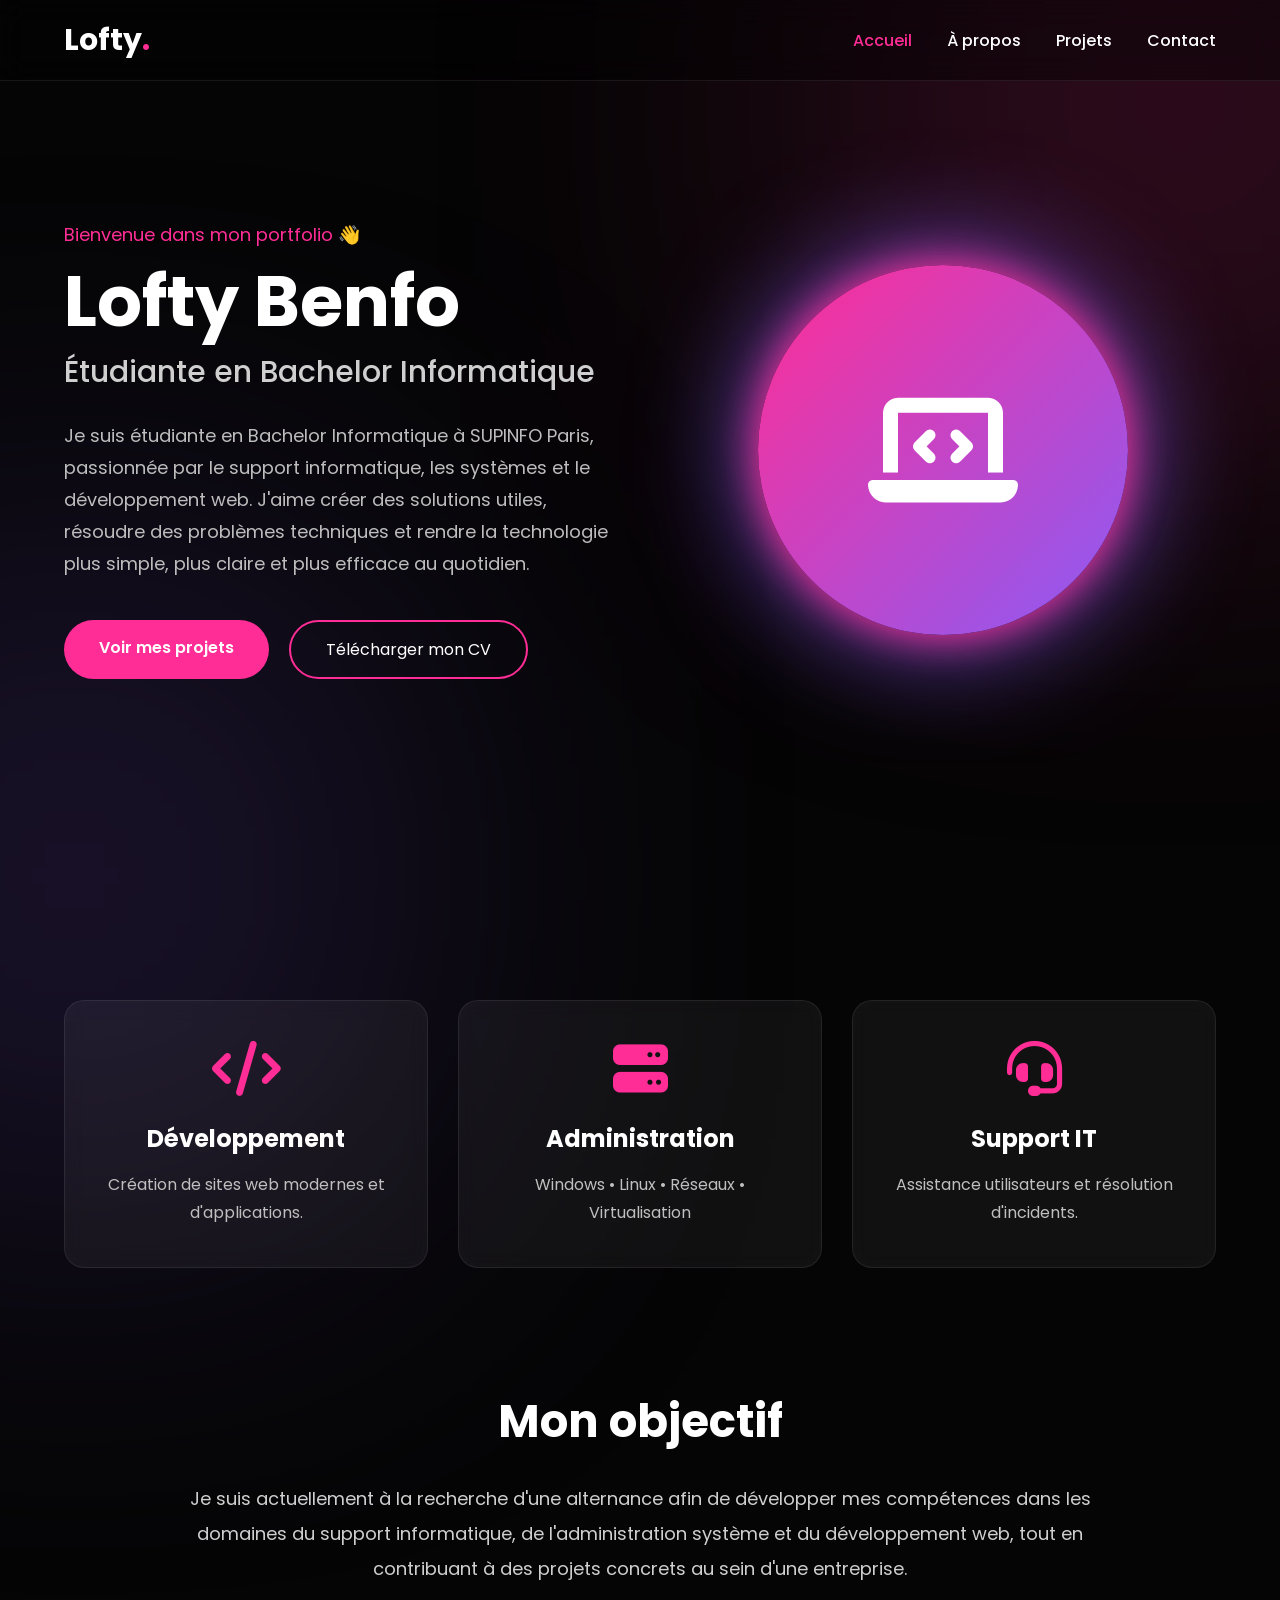
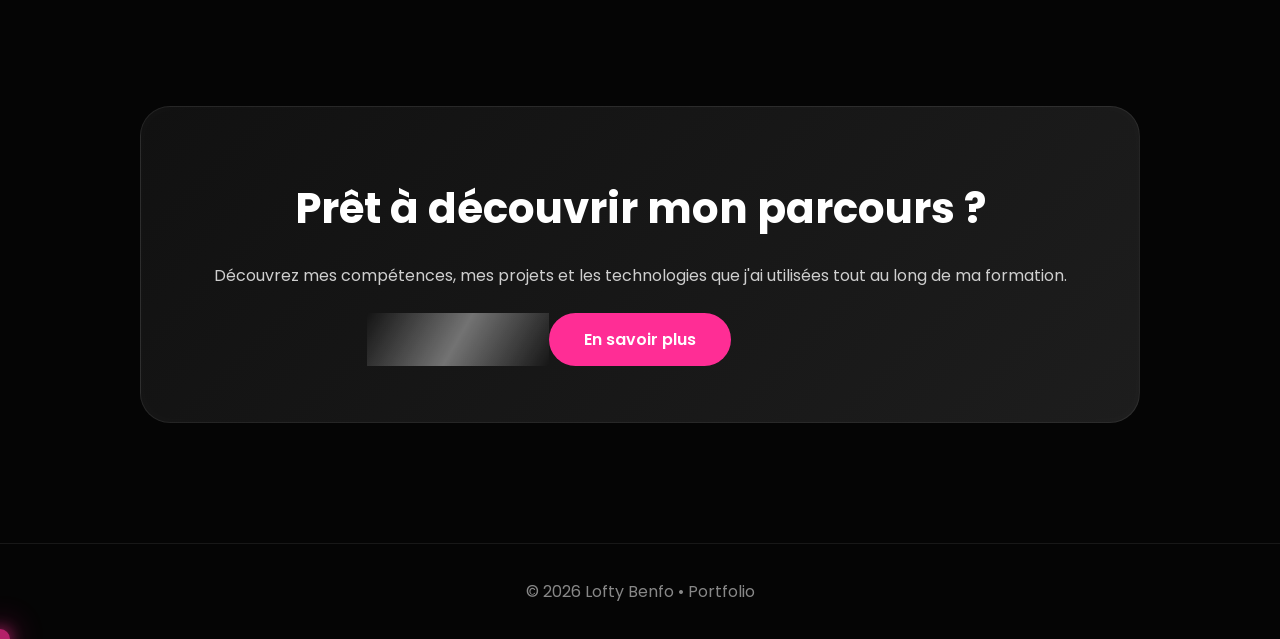
<file: index.html>
<!DOCTYPE html>
<html lang="fr">
<head>
    <meta charset="UTF-8">
    <meta name="viewport" content="width=device-width, initial-scale=1.0">
    <title>Lofty Benfo | Portfolio</title>

    <!-- Google Fonts -->
    <link href="https://fonts.googleapis.com/css2?family=Poppins:wght@300;400;500;600;700&display=swap" rel="stylesheet">

    <!-- Icons -->
    <link rel="stylesheet"
    href="https://cdnjs.cloudflare.com/ajax/libs/font-awesome/6.6.0/css/all.min.css">

    <!-- CSS -->
    <link rel="stylesheet" href="css/style.css">
    <link href="https://fonts.googleapis.com/css2?family=Poppins:wght@300;400;500;600;700&display=swap" rel="stylesheet">
    <link rel="stylesheet"
    href="https://cdnjs.cloudflare.com/ajax/libs/font-awesome/6.6.0/css/all.min.css">

    <link rel="stylesheet" href="style.css">
</head>

<body>

    <!-- ================= NAVBAR ================= -->

    <header>

        <nav>

            <h2 class="logo">Lofty<span>.</span></h2>

            <ul>

                <li><a href="index.html" class="active">Accueil</a></li>

                <li><a href="about.html">À propos</a></li>

                <li><a href="projects.html">Projets</a></li>

                <li><a href="contact.html">Contact</a></li>

            </ul>

        </nav>

    </header>

    <!-- ================= HERO ================= -->

    <section class="hero">

        <div class="hero-left">

            <p class="hello">
                Bienvenue dans mon portfolio 👋
            </p>

            <h1>
                Lofty <span>Benfo</span>
            </h1>

            <h3>
                Étudiante en Bachelor Informatique
            </h3>

            <p class="description">

                Je suis étudiante en Bachelor Informatique à SUPINFO Paris,
                passionnée par le support informatique, les systèmes
                et le développement web.

                J'aime créer des solutions utiles,
                résoudre des problèmes techniques
                et rendre la technologie plus simple,
                plus claire et plus efficace au quotidien.

            </p>

            <div class="buttons">

         <a href="projects.html" class="btn">
        Voir mes projets
         </a>
    <a href="CV_Lofty_BENFO.pdf" class="btn2" download>
    Télécharger mon CV
</a>
        </a>

    </div>

        </div>

        <div class="hero-right">

            <div class="circle">

                <i class="fa-solid fa-laptop-code"></i>

            </div>

        </div>

    </section>

    <!-- ================= PETITES CARTES ================= -->

    <section class="cards">

        <div class="card">

            <i class="fa-solid fa-code"></i>

            <h3>Développement</h3>

            <p>
                Création de sites web modernes et d'applications.
            </p>

        </div>

        <div class="card">

            <i class="fa-solid fa-server"></i>

            <h3>Administration</h3>

            <p>
                Windows • Linux • Réseaux • Virtualisation
            </p>

        </div>

        <div class="card">

            <i class="fa-solid fa-headset"></i>

            <h3>Support IT</h3>

            <p>
                Assistance utilisateurs et résolution d'incidents.
            </p>

        </div>

    </section>

    <!-- ================= OBJECTIF ================= -->

    <section class="objectif">

        <h2>

            Mon objectif

        </h2>

        <p>

            Je suis actuellement à la recherche d'une alternance afin
            de développer mes compétences dans les domaines du support
            informatique, de l'administration système et du développement
            web, tout en contribuant à des projets concrets au sein
            d'une entreprise.

        </p>

    </section>

    <!-- ================= CTA ================= -->

    <section class="cta">

        <h2>

            Prêt à découvrir mon parcours ?

        </h2>

        <p>

            Découvrez mes compétences, mes projets et les technologies
            que j'ai utilisées tout au long de ma formation.

        </p>

        <a href="about.html" class="btn">
            En savoir plus
        </a>

    </section>

    <!-- ================= FOOTER ================= -->

    <footer>

        <p>

            © 2026 Lofty Benfo • Portfolio

        </p>

    </footer>

    <!-- JS -->
    <script src="js/script.js"></script>

</body>
</html>
</file>
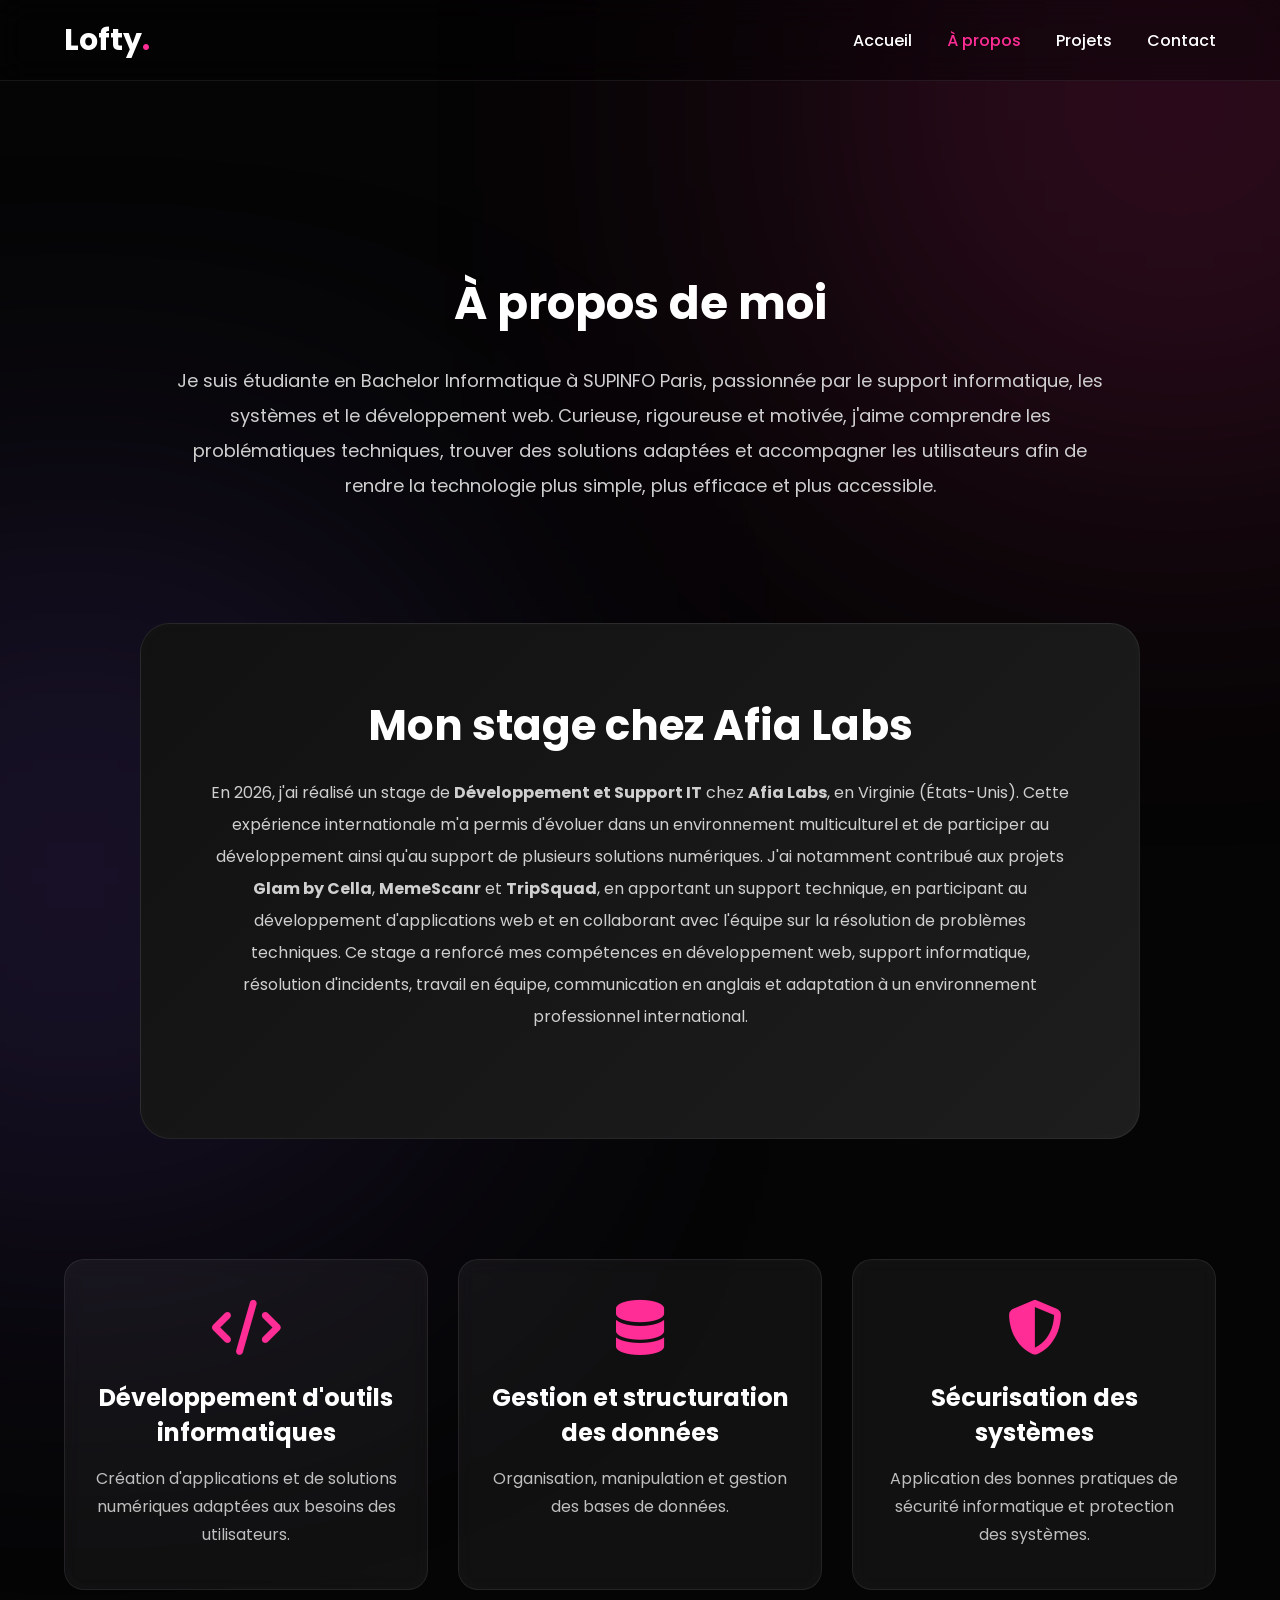
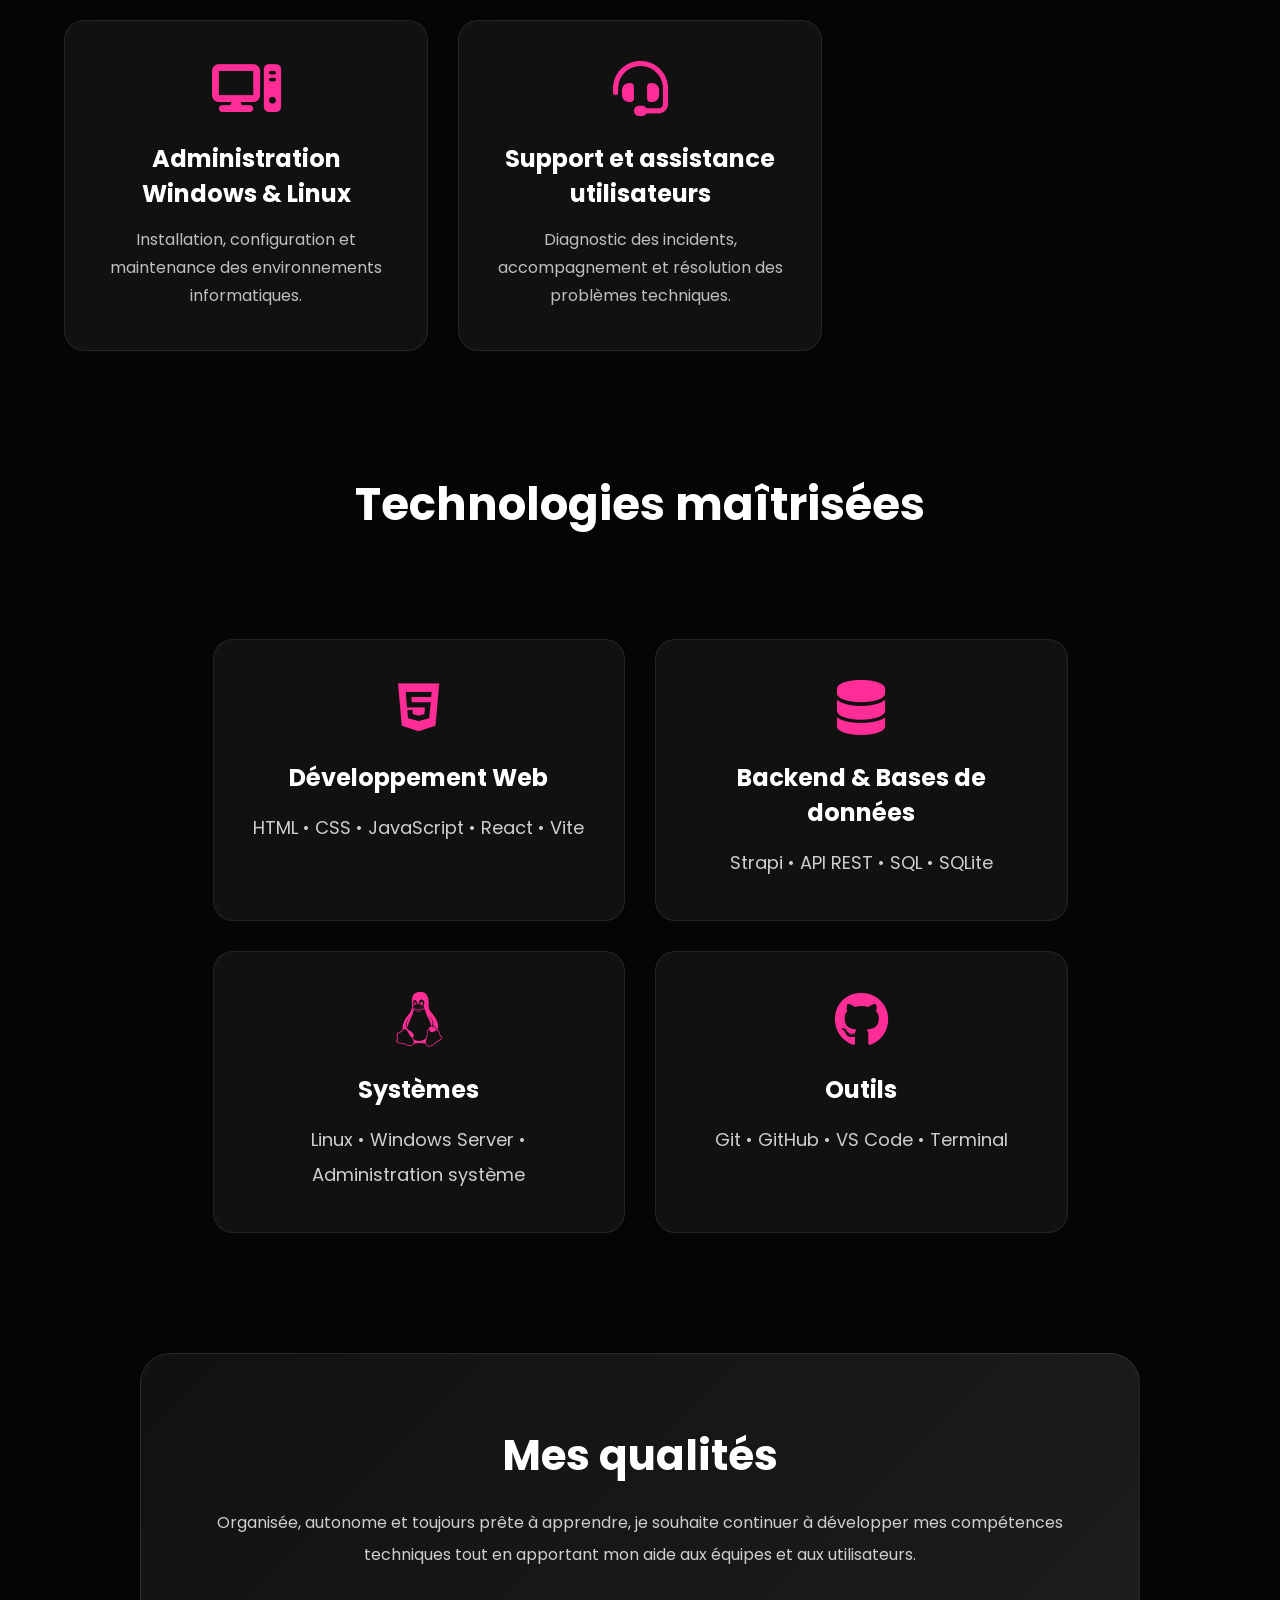
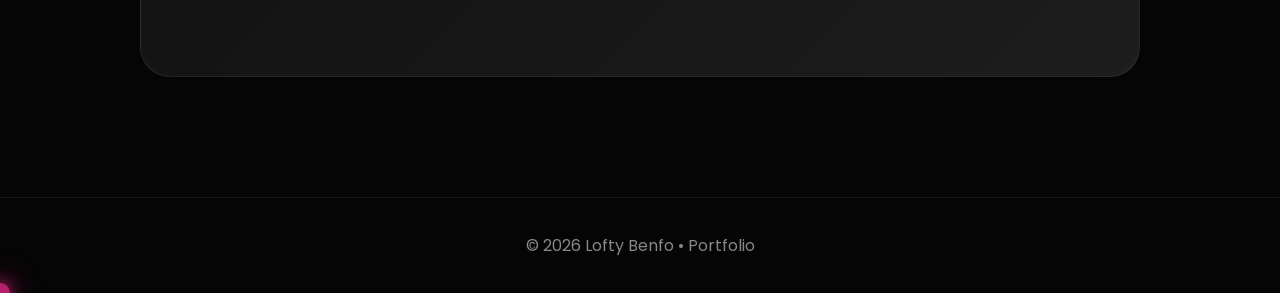
<file: about.html>
<!DOCTYPE html>
<html lang="fr">

<head>

    <meta charset="UTF-8">
    <meta name="viewport" content="width=device-width, initial-scale=1.0">

    <title>À propos | Lofty Benfo</title>

    <!-- Police -->
    <link href="https://fonts.googleapis.com/css2?family=Poppins:wght@300;400;500;600;700&display=swap" rel="stylesheet">

    <!-- Icônes -->
    <link rel="stylesheet"
        href="https://cdnjs.cloudflare.com/ajax/libs/font-awesome/6.6.0/css/all.min.css">

    <!-- CSS -->
    <link rel="stylesheet" href="css/style.css">

</head>

<body>

    <!-- ================= NAVBAR ================= -->

    <header>

        <nav>

            <h2 class="logo">
                Lofty<span>.</span>
            </h2>

            <ul>

                <li>
                    <a href="index.html">Accueil</a>
                </li>

                <li>
                    <a href="about.html" class="active">À propos</a>
                </li>

                <li>
                    <a href="projects.html">Projets</a>
                </li>

                <li>
                    <a href="contact.html">Contact</a>
                </li>

            </ul>

        </nav>

    </header>



    <!-- ================= À PROPOS ================= -->

    <section class="objectif" style="padding-top:150px;">

        <h2>À propos de moi</h2>

        <p>

            Je suis étudiante en Bachelor Informatique à SUPINFO Paris,
            passionnée par le support informatique, les systèmes
            et le développement web.

            Curieuse, rigoureuse et motivée, j'aime comprendre les
            problématiques techniques, trouver des solutions adaptées
            et accompagner les utilisateurs afin de rendre la technologie
            plus simple, plus efficace et plus accessible.

        </p>

    </section>

 <!-- ================= STAGE ================= -->

    <section class="cta">

        <h2>Mon stage chez Afia Labs</h2>

        <p>

            En 2026, j'ai réalisé un stage de <strong>Développement et Support IT</strong>
            chez <strong>Afia Labs</strong>, en Virginie (États-Unis).

            Cette expérience internationale m'a permis d'évoluer dans un environnement
            multiculturel et de participer au développement ainsi qu'au support de
            plusieurs solutions numériques.

            J'ai notamment contribué aux projets <strong>Glam by Cella</strong>,
            <strong>MemeScanr</strong> et <strong>TripSquad</strong>, en apportant un
            support technique, en participant au développement d'applications web
            et en collaborant avec l'équipe sur la résolution de problèmes techniques.

            Ce stage a renforcé mes compétences en développement web,
            support informatique, résolution d'incidents, travail en équipe,
            communication en anglais et adaptation à un environnement
            professionnel international.

        </p>

    </section>

    <!-- ================= COMPÉTENCES ================= -->

    <section class="cards">

        <div class="card">

            <i class="fa-solid fa-code"></i>

            <h3>Développement d'outils informatiques</h3>

            <p>

                Création d'applications et de solutions numériques
                adaptées aux besoins des utilisateurs.

            </p>

        </div>



        <div class="card">

            <i class="fa-solid fa-database"></i>

            <h3>Gestion et structuration des données</h3>

            <p>

                Organisation, manipulation et gestion
                des bases de données.

            </p>

        </div>



        <div class="card">

            <i class="fa-solid fa-shield-halved"></i>

            <h3>Sécurisation des systèmes</h3>

            <p>

                Application des bonnes pratiques de sécurité
                informatique et protection des systèmes.

            </p>

        </div>



        <div class="card">

            <i class="fa-solid fa-computer"></i>

            <h3>Administration Windows & Linux</h3>

            <p>

                Installation, configuration et maintenance
                des environnements informatiques.

            </p>

        </div>



        <div class="card">

            <i class="fa-solid fa-headset"></i>

            <h3>Support et assistance utilisateurs</h3>

            <p>

                Diagnostic des incidents, accompagnement
                et résolution des problèmes techniques.

            </p>

        </div>

    </section>



    <!-- ================= TECHNOLOGIES ================= -->

    <section class="objectif">

        <h2>Technologies maîtrisées</h2>

        <div class="cards">

            <div class="card">

                <i class="fa-brands fa-html5"></i>

                <h3>Développement Web</h3>

                <p>
                    HTML • CSS • JavaScript • React • Vite
                </p>

            </div>



            <div class="card">

                <i class="fa-solid fa-database"></i>

                <h3>Backend & Bases de données</h3>

                <p>
                    Strapi • API REST • SQL • SQLite
                </p>

            </div>



            <div class="card">

                <i class="fa-brands fa-linux"></i>

                <h3>Systèmes</h3>

                <p>
                    Linux • Windows Server • Administration système
                </p>

            </div>



            <div class="card">

                <i class="fa-brands fa-github"></i>

                <h3>Outils</h3>

                <p>
                    Git • GitHub • VS Code • Terminal
                </p>

            </div>

        </div>

    </section>



    <!-- ================= QUALITÉS ================= -->

    <section class="cta">

        <h2>Mes qualités</h2>

        <p>

            Organisée, autonome et toujours prête à apprendre,
            je souhaite continuer à développer mes compétences
            techniques tout en apportant mon aide aux équipes
            et aux utilisateurs.

        </p>

    </section>



    <!-- ================= FOOTER ================= -->

    <footer>

        <p>
            © 2026 Lofty Benfo • Portfolio
        </p>

    </footer>



    <script src="js/script.js"></script>

</body>

</html>
</file>
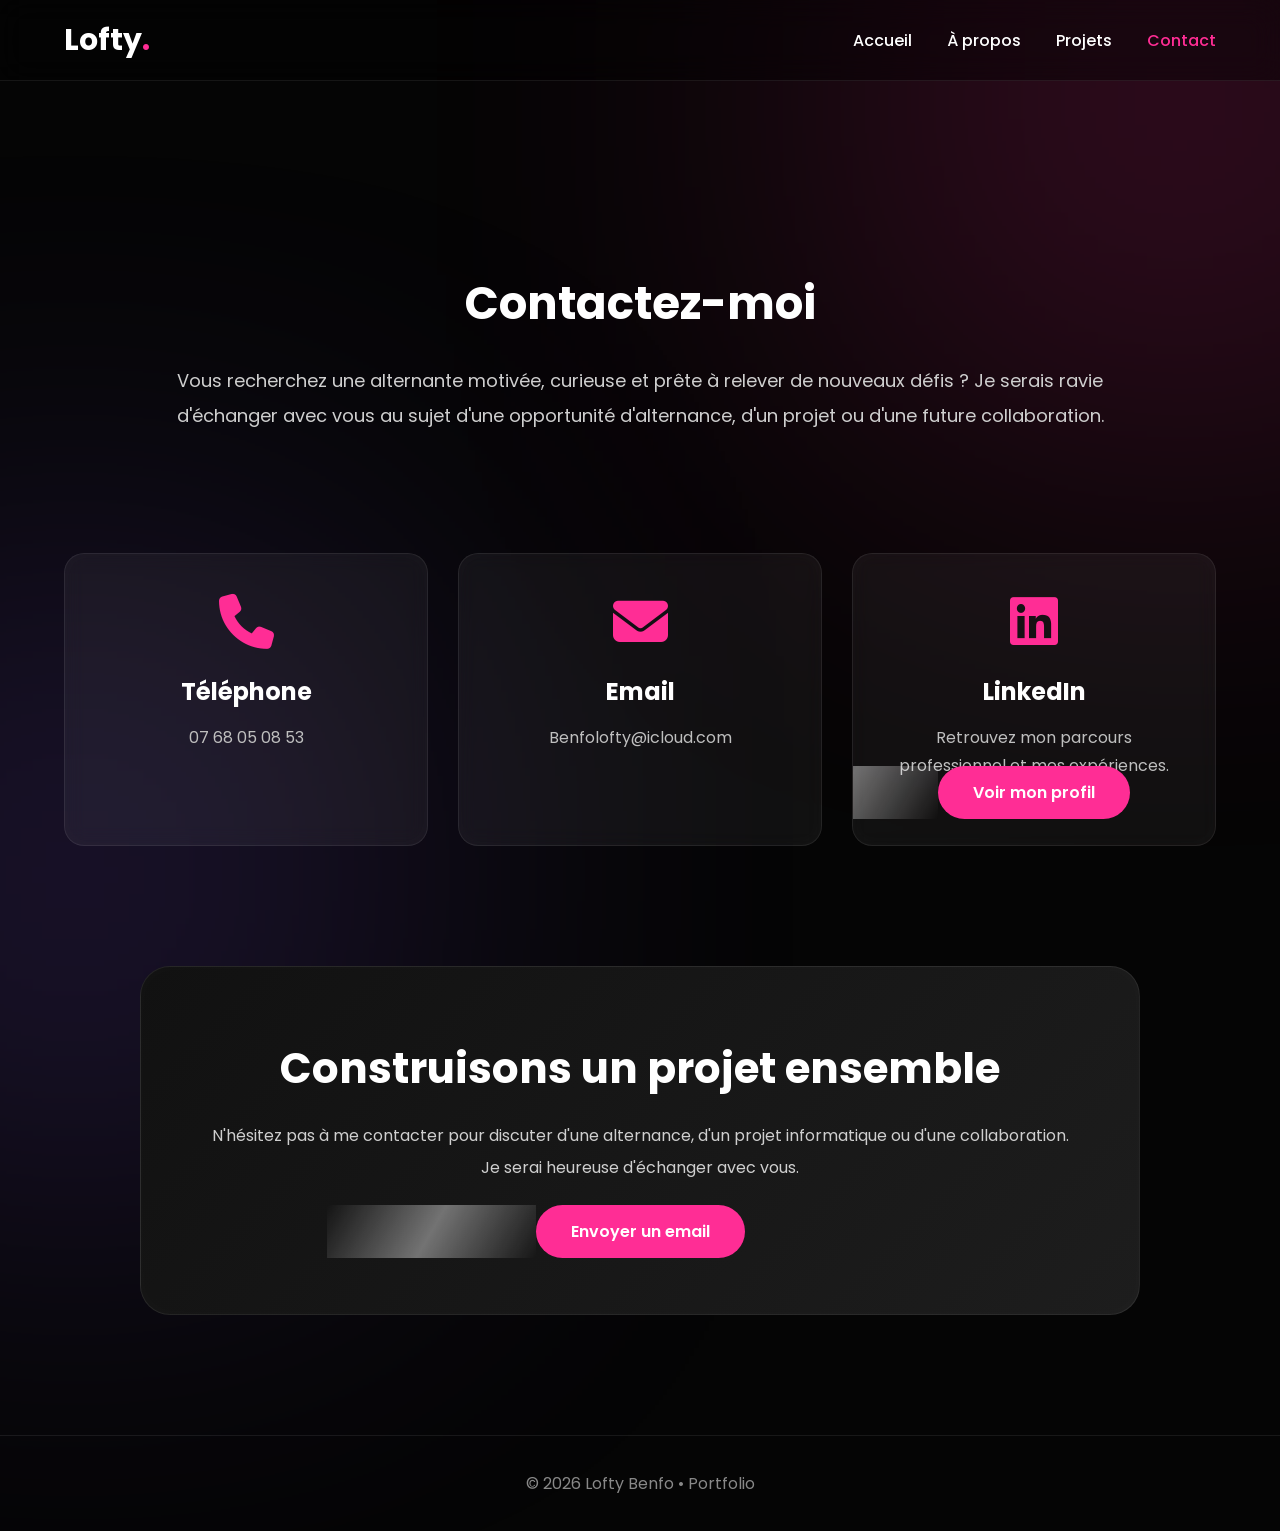
<file: contact.html>
<!DOCTYPE html>
<html lang="fr">

<head>

    <meta charset="UTF-8">

    <meta name="viewport" content="width=device-width, initial-scale=1.0">

    <title>Contact | Lofty Benfo</title>


    <!-- Police -->
    <link href="https://fonts.googleapis.com/css2?family=Poppins:wght@300;400;500;600;700&display=swap" rel="stylesheet">


    <!-- Icônes -->
    <link rel="stylesheet"
    href="https://cdnjs.cloudflare.com/ajax/libs/font-awesome/6.6.0/css/all.min.css">


    <!-- CSS -->
    <link rel="stylesheet" href="css/style.css">


</head>


<body>



<!-- ================= NAVBAR ================= -->


<header>

    <nav>


        <h2 class="logo">
            Lofty<span>.</span>
        </h2>



        <ul>


            <li>
                <a href="index.html">
                    Accueil
                </a>
            </li>


            <li>
                <a href="about.html">
                    À propos
                </a>
            </li>


            <li>
                <a href="projects.html">
                    Projets
                </a>
            </li>


            <li>
                <a href="contact.html" class="active">
                    Contact
                </a>
            </li>


        </ul>


    </nav>

</header>







<!-- ================= CONTACT ================= -->


<section class="objectif" style="padding-top:150px;">



    <h2>
        Contactez-moi
    </h2>



    <p>

        Vous recherchez une alternante motivée, curieuse et prête
        à relever de nouveaux défis ?

        Je serais ravie d'échanger avec vous au sujet d'une
        opportunité d'alternance, d'un projet ou d'une future
        collaboration.

    </p>



</section>








<!-- ================= INFORMATIONS ================= -->


<section class="cards">



    <div class="card">


        <i class="fa-solid fa-phone"></i>


        <h3>
            Téléphone
        </h3>


        <p>

            07 68 05 08 53

        </p>


    </div>





    <div class="card">


        <i class="fa-solid fa-envelope"></i>


        <h3>
            Email
        </h3>


        <p>

            Benfolofty@icloud.com

        </p>


    </div>





    <div class="card">


        <i class="fa-brands fa-linkedin"></i>


        <h3>
            LinkedIn
        </h3>


        <p>

            Retrouvez mon parcours professionnel
            et mes expériences.

        </p>



        <a href="https://www.linkedin.com/in/lofty-benfo-09aa8a398"
        target="_blank"
        class="btn">

            Voir mon profil

        </a>


    </div>



</section>







<!-- ================= MESSAGE ================= -->


<section class="cta">



    <h2>
        Construisons un projet ensemble
    </h2>



    <p>

        N'hésitez pas à me contacter pour discuter d'une
        alternance, d'un projet informatique ou d'une
        collaboration.

        Je serai heureuse d'échanger avec vous.

    </p>



    <a href="mailto:Benfolofty@icloud.com" class="btn">

        Envoyer un email

    </a>



</section>






<footer>


    <p>
        © 2026 Lofty Benfo • Portfolio
    </p>


</footer>
</file>
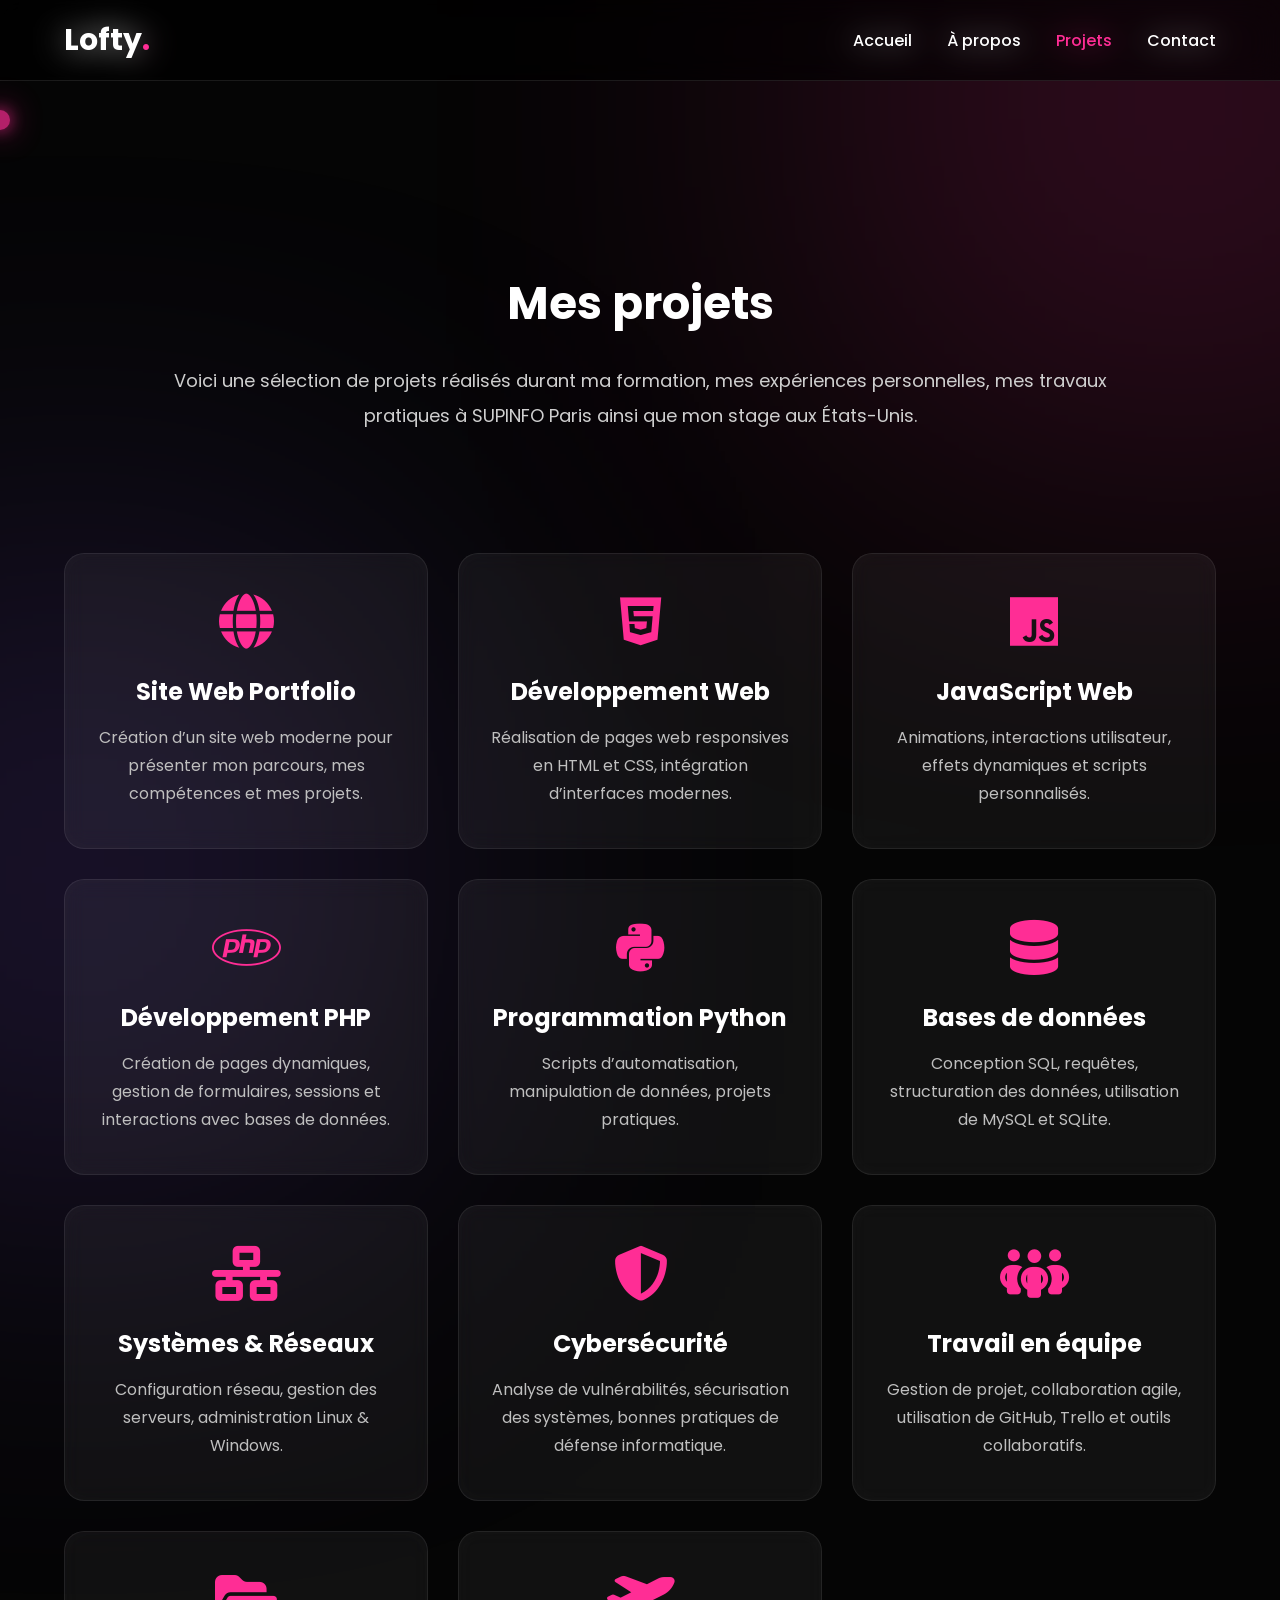
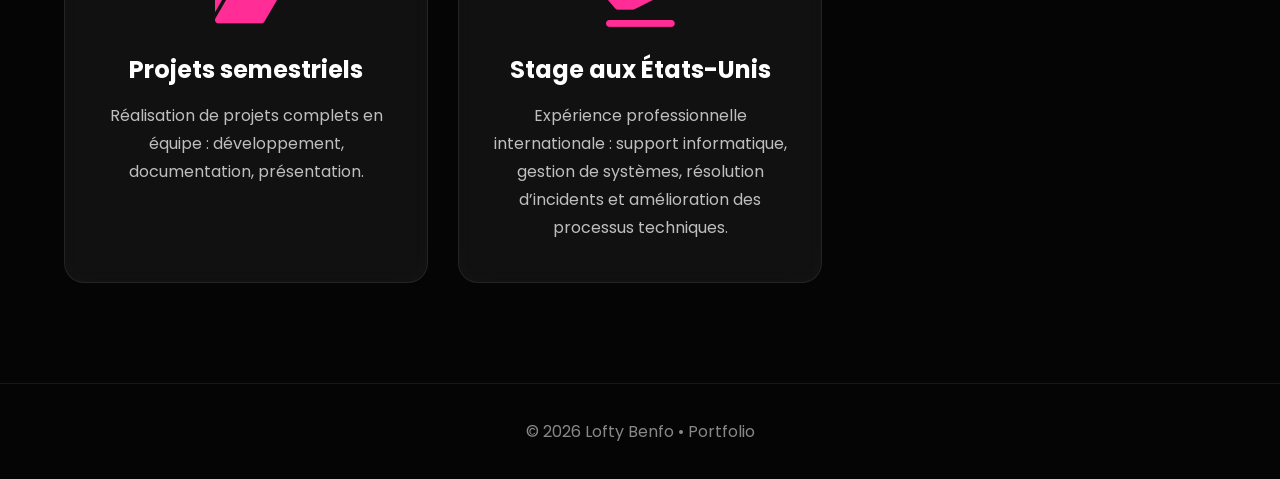
<file: projects.html>
<!DOCTYPE html>
<html lang="fr">

<head>

    <meta charset="UTF-8">

    <meta name="viewport" content="width=device-width, initial-scale=1.0">

    <title>Projets | Lofty Benfo</title>


    <!-- Police -->
    <link href="https://fonts.googleapis.com/css2?family=Poppins:wght@300;400;500;600;700&display=swap" rel="stylesheet">


    <!-- Icônes -->
    <link rel="stylesheet"
    href="https://cdnjs.cloudflare.com/ajax/libs/font-awesome/6.6.0/css/all.min.css">


    <!-- CSS -->
    <link rel="stylesheet" href="css/style.css">


</head>


<body>



<!-- ================= NAVBAR ================= -->


<header>

    <nav>


        <h2 class="logo">
            Lofty<span>.</span>
        </h2>



        <ul>


            <li>
                <a href="index.html">
                    Accueil
                </a>
            </li>


            <li>
                <a href="about.html">
                    À propos
                </a>
            </li>


            <li>
                <a href="projects.html" class="active">
                    Projets
                </a>
            </li>


            <li>
                <a href="contact.html">
                    Contact
                </a>
            </li>


        </ul>


    </nav>

</header>




<script src="js/script.js"></script>


</body>


</html>
<head>
    <meta charset="UTF-8">
    <meta name="viewport" content="width=device-width, initial-scale=1.0">
    <title>Projets | Lofty Benfo</title>

    <link href="https://fonts.googleapis.com/css2?family=Poppins:wght@300;400;500;600;700&display=swap" rel="stylesheet">
    <link rel="stylesheet"
    href="https://cdnjs.cloudflare.com/ajax/libs/font-awesome/6.6.0/css/all.min.css">

    <link rel="stylesheet" href="style.css">
</head>

<body>

<header>
    <nav>
        <h2 class="logo">Lofty<span>.</span></h2>
        <ul>
            <li><a href="index.html">Accueil</a></li>
            <li><a href="about.html">À propos</a></li>
            <li><a href="projects.html" class="active">Projets</a></li>
            <li><a href="contact.html">Contact</a></li>
        </ul>
    </nav>
</header>

<section class="objectif" style="padding-top:150px;">
    <h2>Mes projets</h2>
    <p>
        Voici une sélection de projets réalisés durant ma formation,
        mes expériences personnelles, mes travaux pratiques à SUPINFO Paris
        ainsi que mon stage aux États-Unis.
    </p>
</section>

<section class="cards">

    <!-- Portfolio -->
    <div class="card">
        <i class="fa-solid fa-globe"></i>
        <h3>Site Web Portfolio</h3>
        <p>Création d’un site web moderne pour présenter mon parcours, mes compétences et mes projets.</p>
    </div>

    <!-- HTML/CSS -->
    <div class="card">
        <i class="fa-brands fa-html5"></i>
        <h3>Développement Web</h3>
        <p>Réalisation de pages web responsives en HTML et CSS, intégration d’interfaces modernes.</p>
    </div>

    <!-- JavaScript -->
    <div class="card">
        <i class="fa-brands fa-js"></i>
        <h3>JavaScript Web</h3>
        <p>Animations, interactions utilisateur, effets dynamiques et scripts personnalisés.</p>
    </div>

    <!-- PHP -->
    <div class="card">
        <i class="fa-brands fa-php"></i>
        <h3>Développement PHP</h3>
        <p>Création de pages dynamiques, gestion de formulaires, sessions et interactions avec bases de données.</p>
    </div>

    <!-- Python -->
    <div class="card">
        <i class="fa-brands fa-python"></i>
        <h3>Programmation Python</h3>
        <p>Scripts d’automatisation, manipulation de données, projets pratiques.</p>
    </div>

    <!-- Bases de données -->
    <div class="card">
        <i class="fa-solid fa-database"></i>
        <h3>Bases de données</h3>
        <p>Conception SQL, requêtes, structuration des données, utilisation de MySQL et SQLite.</p>
    </div>

    <!-- Systèmes & Réseaux -->
    <div class="card">
        <i class="fa-solid fa-network-wired"></i>
        <h3>Systèmes & Réseaux</h3>
        <p>Configuration réseau, gestion des serveurs, administration Linux & Windows.</p>
    </div>

    <!-- Cybersécurité -->
    <div class="card">
        <i class="fa-solid fa-shield-halved"></i>
        <h3>Cybersécurité</h3>
        <p>Analyse de vulnérabilités, sécurisation des systèmes, bonnes pratiques de défense informatique.</p>
    </div>

    <!-- Travail en équipe -->
    <div class="card">
        <i class="fa-solid fa-people-group"></i>
        <h3>Travail en équipe</h3>
        <p>Gestion de projet, collaboration agile, utilisation de GitHub, Trello et outils collaboratifs.</p>
    </div>

    <!-- Projets semestriels -->
    <div class="card">
        <i class="fa-solid fa-folder-open"></i>
        <h3>Projets semestriels</h3>
        <p>Réalisation de projets complets en équipe : développement, documentation, présentation.</p>
    </div>

    <!-- Stage aux États-Unis -->
    <div class="card">
        <i class="fa-solid fa-plane-departure"></i>
        <h3>Stage aux États-Unis</h3>
        <p>
            Expérience professionnelle internationale : support informatique, gestion de systèmes,
            résolution d’incidents et amélioration des processus techniques.
        </p>
    </div>

</section>

<footer>
    <p>© 2026 Lofty Benfo • Portfolio</p>
</footer>

<script src="script.js"></script>

</body>
</html>
</file>
<file: css/style.css>
/* ==========================
   GOOGLE FONT
========================== */

@import url('https://fonts.googleapis.com/css2?family=Poppins:wght@300;400;500;600;700;800&display=swap');

/* ==========================
   RESET
========================== */

*{
    margin:0;
    padding:0;
    box-sizing:border-box;
    scroll-behavior:smooth;
}

body{

    font-family:'Poppins',sans-serif;

    background:#050505;

    color:white;

    overflow-x:hidden;

}

/* ==========================
BACKGROUND
========================== */

body::before{

    content:"";

    position:fixed;

    width:700px;

    height:700px;

    background:#ff2d95;

    filter:blur(180px);

    top:-250px;

    right:-250px;

    opacity:.18;

    z-index:-2;

}

body::after{

    content:"";

    position:fixed;

    width:650px;

    height:650px;

    background:#8b5cf6;

    filter:blur(180px);

    bottom:-300px;

    left:-250px;

    opacity:.18;

    z-index:-2;

}

/* ==========================
NAVBAR
========================== */

header{

    width:100%;

    position:fixed;

    top:0;

    left:0;

    backdrop-filter:blur(15px);

    background:rgba(0,0,0,.40);

    border-bottom:1px solid rgba(255,255,255,.08);

    z-index:1000;

}

nav{

    width:90%;

    max-width:1200px;

    margin:auto;

    height:80px;

    display:flex;

    justify-content:space-between;

    align-items:center;

}

.logo{

    font-size:30px;

    font-weight:700;

}

.logo span{

    color:#ff2d95;

}

nav ul{

    display:flex;

    list-style:none;

    gap:35px;

}

nav ul li a{

    text-decoration:none;

    color:white;

    transition:.4s;

    font-weight:500;

}

nav ul li a:hover{

    color:#ff2d95;

}

.active{

    color:#ff2d95;

}

/* ==========================
HERO
========================== */

.hero{

    width:90%;

    max-width:1200px;

    margin:auto;

    min-height:100vh;

    display:flex;

    align-items:center;

    justify-content:space-between;

    gap:60px;

}

.hero-left{

    flex:1;

}

.hello{

    color:#ff2d95;

    font-size:18px;

    margin-bottom:15px;

}

.hero h1{

    font-size:70px;

    line-height:1.1;

    margin-bottom:10px;

}

.hero h1 span{

    color:#ff2d95;

}

.hero h3{

    color:#cfcfcf;

    font-size:30px;

    margin-bottom:25px;

    font-weight:500;

}

.description{

    color:#bdbdbd;

    line-height:32px;

    font-size:18px;

    max-width:650px;

}

/* ==========================
BOUTONS
========================== */

.buttons{

    display:flex;

    gap:20px;

    margin-top:40px;

}

.btn{

    background:#ff2d95;

    color:white;

    text-decoration:none;

    padding:15px 35px;

    border-radius:40px;

    transition:.4s;

    font-weight:600;

}

.btn:hover{

    transform:translateY(-5px);

    box-shadow:0 0 35px #ff2d95;

}

.btn2{

    border:2px solid #ff2d95;

    color:white;

    text-decoration:none;

    padding:15px 35px;

    border-radius:40px;

    transition:.4s;

}

.btn2:hover{

    background:#ff2d95;

}

/* ==========================
CERCLE
========================== */

.hero-right{

    flex:1;

    display:flex;

    justify-content:center;

}

.circle{

    width:370px;

    height:370px;

    border-radius:50%;

    display:flex;

    align-items:center;

    justify-content:center;

    background:linear-gradient(135deg,#ff2d95,#8b5cf6);

    box-shadow:

    0 0 40px #ff2d95,

    0 0 120px #8b5cf6;

    animation:float 4s ease-in-out infinite;

}

.circle i{

    font-size:120px;

    color:white;

}

/* ==========================
ANIMATION
========================== */

@keyframes float{

0%{

transform:translateY(0);

}

50%{

transform:translateY(-18px);

}

100%{

transform:translateY(0);

}

}

/* ==========================
   CARTES
========================== */

.cards{

    width:90%;

    max-width:1200px;

    margin:100px auto;

    display:grid;

    grid-template-columns:repeat(auto-fit,minmax(280px,1fr));

    gap:30px;

}

.card{

    background:rgba(255,255,255,.05);

    border:1px solid rgba(255,255,255,.08);

    border-radius:20px;

    padding:40px 30px;

    text-align:center;

    transition:.4s;

    backdrop-filter:blur(10px);

}

.card:hover{

    transform:translateY(-12px);

    border:1px solid #ff2d95;

    box-shadow:
    0 0 25px rgba(255,45,149,.5);

}

.card i{

    font-size:55px;

    color:#ff2d95;

    margin-bottom:25px;

}

.card h3{

    margin-bottom:15px;

    font-size:24px;

}

.card p{

    color:#bfbfbf;

    line-height:28px;

}

/* ==========================
OBJECTIF
========================== */

.objectif{

    width:90%;

    max-width:950px;

    margin:120px auto;

    text-align:center;

}

.objectif h2{

    font-size:45px;

    margin-bottom:25px;

    color:#ffffff;

}

.objectif p{

    color:#cfcfcf;

    font-size:18px;

    line-height:35px;

}

/* ==========================
CTA
========================== */

.cta{

    width:90%;

    max-width:1000px;

    margin:120px auto;

    background:linear-gradient(135deg,#111,#1d1d1d);

    border:1px solid rgba(255,255,255,.08);

    border-radius:30px;

    padding:70px;

    text-align:center;

}

.cta h2{

    font-size:42px;

    margin-bottom:20px;

}

.cta p{

    color:#cfcfcf;

    margin-bottom:35px;

    line-height:32px;

}

/* ==========================
FOOTER
========================== */

footer{

    margin-top:100px;

    padding:35px;

    border-top:1px solid rgba(255,255,255,.08);

    text-align:center;

}

footer p{

    color:#888;

}

/* ==========================
SCROLLBAR
========================== */

::-webkit-scrollbar{

    width:10px;

}

::-webkit-scrollbar-track{

    background:#050505;

}

::-webkit-scrollbar-thumb{

    background:#ff2d95;

    border-radius:20px;

}

::-webkit-scrollbar-thumb:hover{

    background:#ff5aad;

}

/* ==========================
SELECTION
========================== */

::selection{

    background:#ff2d95;

    color:white;

}

/* ==========================
ANIMATIONS D'APPARITION
========================== */

.hero,
.cards,
.objectif,
.cta{

    animation:fadeUp 1s ease;

}

@keyframes fadeUp{

    from{

        opacity:0;

        transform:translateY(50px);

    }

    to{

        opacity:1;

        transform:translateY(0);

    }

}

/* ==========================
EFFET LUMIÈRE SUR LES CARTES
========================== */

.card::before{

    content:"";

    position:absolute;

    inset:0;

    border-radius:20px;

    background:linear-gradient(
    135deg,
    rgba(255,45,149,.12),
    transparent,
    rgba(139,92,246,.12));

    opacity:0;

    transition:.4s;

}

.card{

    position:relative;

    overflow:hidden;

}

.card:hover::before{

    opacity:1;

}

/* ==========================
   RESPONSIVE TABLETTE
========================== */

@media(max-width:900px){

    nav{

        width:85%;

    }


    nav ul{

        gap:15px;

    }


    .hero{

        flex-direction:column-reverse;

        text-align:center;

        padding-top:120px;

    }


    .hero h1{

        font-size:55px;

    }


    .hero h3{

        font-size:24px;

    }


    .description{

        margin:auto;

    }


    .buttons{

        justify-content:center;

    }


    .circle{

        width:300px;

        height:300px;

    }


    .circle i{

        font-size:90px;

    }


    .cta{

        padding:45px 25px;

    }


    .cta h2{

        font-size:32px;

    }

}


/* ==========================
   RESPONSIVE MOBILE
========================== */

@media(max-width:600px){


    nav{

        height:70px;

        flex-direction:column;

        justify-content:center;

        gap:10px;

    }


    .logo{

        font-size:25px;

    }


    nav ul{

        display:none;

    }


    .hero{

        width:85%;

    }


    .hello{

        font-size:16px;

    }


    .hero h1{

        font-size:42px;

    }


    .hero h3{

        font-size:20px;

    }


    .description{

        font-size:16px;

        line-height:28px;

    }


    .buttons{

        flex-direction:column;

        align-items:center;

    }


    .btn,
    .btn2{

        width:220px;

        text-align:center;

    }


    .circle{

        width:230px;

        height:230px;

    }


    .circle i{

        font-size:70px;

    }


    .cards{

        width:85%;

    }


    .objectif h2{

        font-size:35px;

    }


    .objectif p{

        font-size:16px;

        line-height:30px;

    }


}


/* ==========================
   EFFET NEON TEXTE
========================== */


.hero h1 span{

    text-shadow:

    0 0 10px #ff2d95,

    0 0 30px #ff2d95,

    0 0 60px #ff2d95;

}


/* ==========================
   BOUTON GLOW ANIMATION
========================== */


.btn{

    position:relative;

    overflow:hidden;

}


.btn::before{

    content:"";

    position:absolute;

    top:0;

    left:-100%;

    width:100%;

    height:100%;

    background:

    linear-gradient(
    120deg,
    transparent,
    rgba(255,255,255,.4),
    transparent
    );

    transition:.6s;

}


.btn:hover::before{

    left:100%;

}


/* ==========================
   CURSEUR LUMINEUX
========================== */


body{

    cursor:default;

}


a{

    cursor:pointer;

}


/* ==========================
   PAGE TRANSITION
========================== */


body{

    animation:pageLoad .8s ease;

}


@keyframes pageLoad{


from{

    opacity:0;

}


to{

    opacity:1;

}


}


/* ==========================
   EFFET GLASS
========================== */


.card,
.cta{

    box-shadow:

    inset 0 0 20px rgba(255,255,255,.02);

}


/* ==========================
   LIENS
========================== */


a{

    transition:.3s ease;

}
/* ==========================
   CURSEUR NEON
========================== */

.cursor{

    width:20px;

    height:20px;

    border-radius:50%;

    background:#ff2d95;

    position:fixed;

    pointer-events:none;

    z-index:9999;

    transform:translate(-50%,-50%);

    box-shadow:

    0 0 15px #ff2d95,

    0 0 35px #ff2d95;

    opacity:.7;

}


@media(max-width:600px){

    .cursor{

        display:none;

    }

}

/* ==========================
   FIN STYLE
========================== */
</file>
<file: style.css>
/* ==========================
   GOOGLE FONT
========================== */

@import url('https://fonts.googleapis.com/css2?family=Poppins:wght@300;400;500;600;700;800&display=swap');

/* ==========================
   RESET
========================== */

*{
    margin:0;
    padding:0;
    box-sizing:border-box;
    scroll-behavior:smooth;
}

body{
    font-family:'Poppins',sans-serif;
    background:#050505;
    color:white;
    overflow-x:hidden;
}

/* ==========================
BACKGROUND
========================== */

body::before{
    content:"";
    position:fixed;
    width:700px;
    height:700px;
    background:#ff2d95;
    filter:blur(180px);
    top:-250px;
    right:-250px;
    opacity:.18;
    z-index:-2;
}

body::after{
    content:"";
    position:fixed;
    width:650px;
    height:650px;
    background:#8b5cf6;
    filter:blur(180px);
    bottom:-300px;
    left:-250px;
    opacity:.18;
    z-index:-2;
}

/* ==========================
NAVBAR
========================== */

header{
    width:100%;
    position:fixed;
    top:0;
    left:0;
    backdrop-filter:blur(15px);
    background:rgba(0,0,0,.40);
    border-bottom:1px solid rgba(255,255,255,.08);
    z-index:1000;
}

nav{
    width:90%;
    max-width:1200px;
    margin:auto;
    height:80px;
    display:flex;
    justify-content:space-between;
    align-items:center;
}

.logo{
    font-size:30px;
    font-weight:700;
}

.logo span{
    color:#ff2d95;
}

nav ul{
    display:flex;
    list-style:none;
    gap:35px;
}

nav ul li a{
    text-decoration:none;
    color:white;
    transition:.4s;
    font-weight:500;
}

nav ul li a:hover{
    color:#ff2d95;
}

.active{
    color:#ff2d95;
}

/* ==========================
HERO
========================== */

.hero{
    width:90%;
    max-width:1200px;
    margin:auto;
    min-height:100vh;
    display:flex;
    align-items:center;
    justify-content:space-between;
    gap:60px;
}

.hero-left{
    flex:1;
}

.hello{
    color:#ff2d95;
    font-size:18px;
    margin-bottom:15px;
}

.hero h1{
    font-size:70px;
    line-height:1.1;
    margin-bottom:10px;
}

.hero h1 span{
    color:#ff2d95;
}

.hero h3{
    color:#cfcfcf;
    font-size:30px;
    margin-bottom:25px;
    font-weight:500;
}

.description{
    color:#bdbdbd;
    line-height:32px;
    font-size:18px;
    max-width:650px;
}

/* ==========================
BOUTONS
========================== */

.buttons{
    display:flex;
    gap:20px;
    margin-top:40px;
}

.btn{
    background:#ff2d95;
    color:white;
    text-decoration:none;
    padding:15px 35px;
    border-radius:40px;
    transition:.4s;
    font-weight:600;
    position:relative;
    overflow:hidden;
}

.btn:hover{
    transform:translateY(-5px);
    box-shadow:0 0 35px #ff2d95;
}

.btn2{
    border:2px solid #ff2d95;
    color:white;
    text-decoration:none;
    padding:15px 35px;
    border-radius:40px;
    transition:.4s;
}

.btn2:hover{
    background:#ff2d95;
}

/* ==========================
CERCLE
========================== */

.hero-right{
    flex:1;
    display:flex;
    justify-content:center;
}

.circle{
    width:370px;
    height:370px;
    border-radius:50%;
    display:flex;
    align-items:center;
    justify-content:center;
    background:linear-gradient(135deg,#ff2d95,#8b5cf6);
    box-shadow:
    0 0 40px #ff2d95,
    0 0 120px #8b5cf6;
    animation:float 4s ease-in-out infinite;
}

.circle i{
    font-size:120px;
    color:white;
}

/* ==========================
ANIMATION
========================== */

@keyframes float{
0%{ transform:translateY(0); }
50%{ transform:translateY(-18px); }
100%{ transform:translateY(0); }
}

/* ==========================
CARTES
========================== */

.cards{
    width:90%;
    max-width:1200px;
    margin:100px auto;
    display:grid;
    grid-template-columns:repeat(auto-fit,minmax(280px,1fr));
    gap:30px;
}

.card{
    background:rgba(255,255,255,.05);
    border:1px solid rgba(255,255,255,.08);
    border-radius:20px;
    padding:40px 30px;
    text-align:center;
    transition:.4s;
    backdrop-filter:blur(10px);
    position:relative;
    overflow:hidden;
}

.card:hover{
    transform:translateY(-12px);
    border:1px solid #ff2d95;
    box-shadow:0 0 25px rgba(255,45,149,.5);
}

.card i{
    font-size:55px;
    color:#ff2d95;
    margin-bottom:25px;
}

.card h3{
    margin-bottom:15px;
    font-size:24px;
}

.card p{
    color:#bfbfbf;
    line-height:28px;
}

/* ==========================
OBJECTIF
========================== */

.objectif{
    width:90%;
    max-width:950px;
    margin:120px auto;
    text-align:center;
}

.objectif h2{
    font-size:45px;
    margin-bottom:25px;
    color:#ffffff;
}

.objectif p{
    color:#cfcfcf;
    font-size:18px;
    line-height:35px;
}

/* ==========================
CTA
========================== */

.cta{
    width:90%;
    max-width:1000px;
    margin:120px auto;
    background:linear-gradient(135deg,#111,#1d1d1d);
    border:1px solid rgba(255,255,255,.08);
    border-radius:30px;
    padding:70px;
    text-align:center;
}

.cta h2{
    font-size:42px;
    margin-bottom:20px;
}

.cta p{
    color:#cfcfcf;
    margin-bottom:35px;
    line-height:32px;
}

/* ==========================
FOOTER
========================== */

footer{
    margin-top:100px;
    padding:35px;
    border-top:1px solid rgba(255,255,255,.08);
    text-align:center;
}

footer p{
    color:#888;
}

/* ==========================
SCROLLBAR
========================== */

::-webkit-scrollbar{
    width:10px;
}

::-webkit-scrollbar-track{
    background:#050505;
}

::-webkit-scrollbar-thumb{
    background:#ff2d95;
    border-radius:20px;
}

::-webkit-scrollbar-thumb:hover{
    background:#ff5aad;
}

/* ==========================
SELECTION
========================== */

::selection{
    background:#ff2d95;
    color:white;
}

/* ==========================
ANIMATIONS D'APPARITION
========================== */

.hero,
.cards,
.objectif,
.cta{
    animation:fadeUp 1s ease;
}

@keyframes fadeUp{
    from{
        opacity:0;
        transform:translateY(50px);
    }
    to{
        opacity:1;
        transform:translateY(0);
    }
}

/* ==========================
CURSEUR NEON
========================== */

.cursor{
    width:20px;
    height:20px;
    border-radius:50%;
    background:#ff2d95;
    position:fixed;
    pointer-events:none;
    z-index:9999;
    transform:translate(-50%,-50%);
    box-shadow:
    0 0 15px #ff2d95,
    0 0 35px #ff2d95;
    opacity:.7;
}

@media(max-width:600px){
    .cursor{ display:none; }
}
</file>
